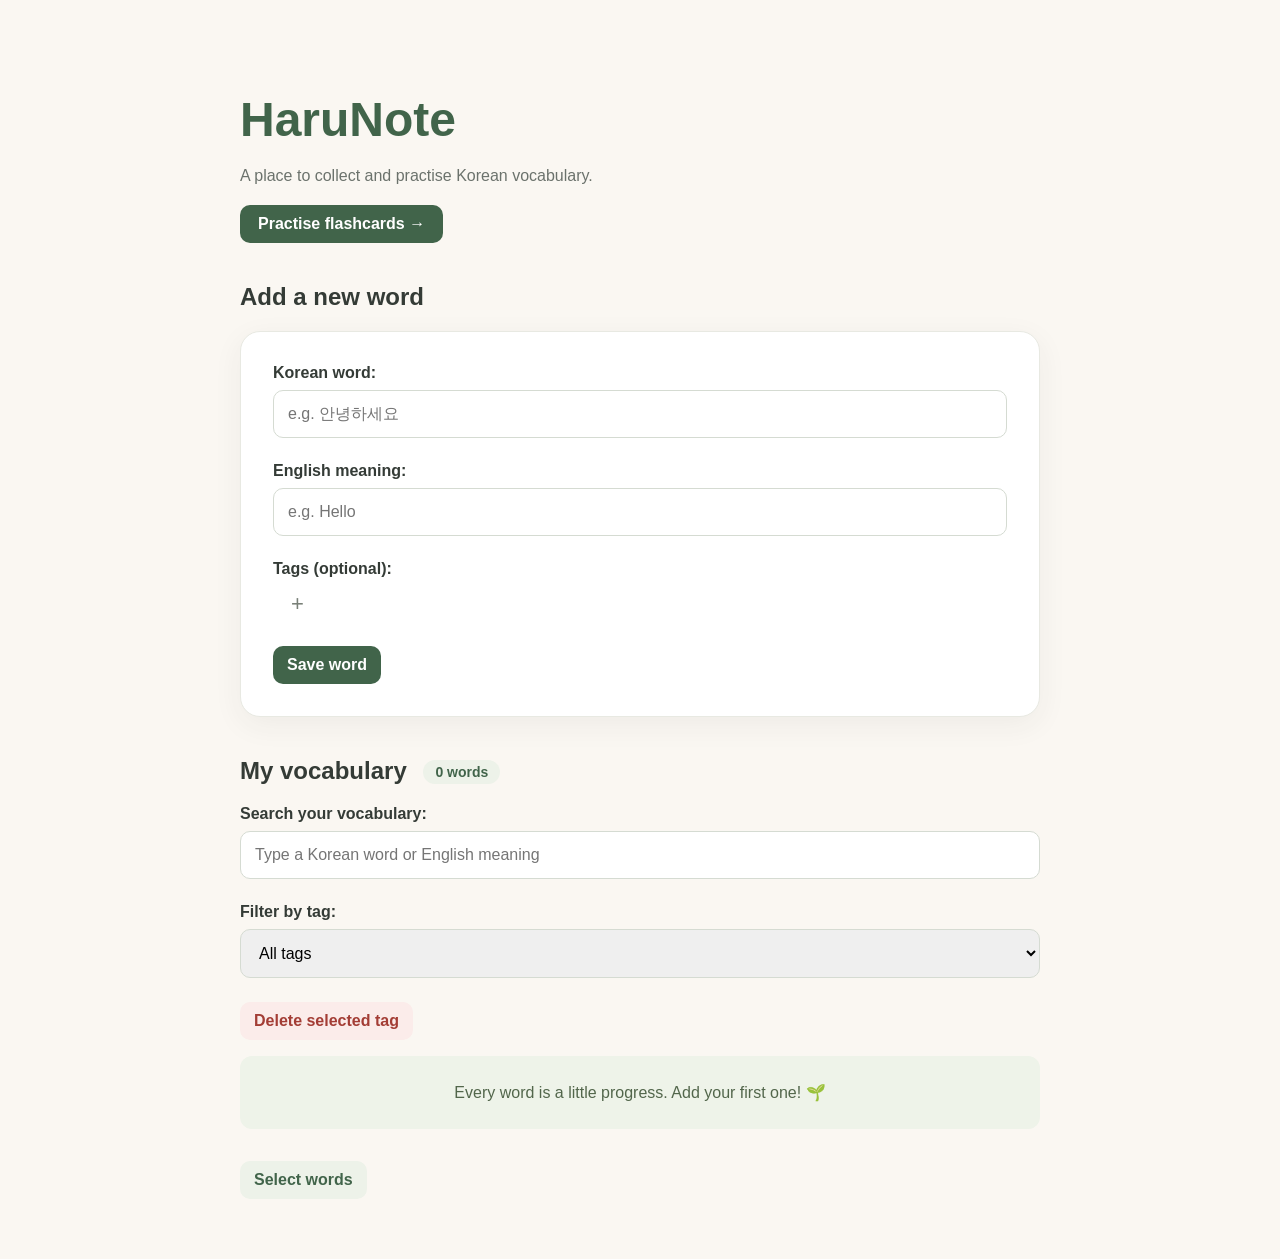
<file: index.html>
<!DOCTYPE html>
<html lang="en">
<head>
    <meta charset="UTF-8">
    <meta name="viewport" content="width=device-width, initial-scale=1.0">
    <title>HaruNote</title>
    <link rel="stylesheet" href="style.css">
</head>
<body>
    <h1>HaruNote</h1>
    <p>A place to collect and practise Korean vocabulary.</p>

    <a href="flashcards.html" class = "nav-link"> 
        Practise flashcards →
    </a> 

    <h2>Add a new word</h2>

    <form id="vocabulary-form">
        <label for="korean-word">Korean word:</label>
        <input
            type="text"
            id="korean-word"
            name="korean"
            placeholder="e.g. 안녕하세요"
            required
        >
        <label for="english-meaning">English meaning:</label>
        <input
            type="text"
            id="english-meaning"
            name="meaning"
            placeholder="e.g. Hello"
            required
        >

        <label for="add-tag"> Tags (optional):</label>
       
        <div class = "tag-picker">
            <div id="selected-tags" class = "tag-list"></div>

            <button
                type = "button"
                id = "add-tag"
                aria-label = "Add a tag"
                aria-expanded= "false"
                aria-controls="tag-popover"
            >+</button>
            
            <div id="tag-popover" hidden>
                <input
                    type = "text"
                    id="tag-search"
                    placeholder="Find or create a tag"
                    aria-label="Find or create a tag"
                    autocomplete="off"
                    aria-controls="tag-options"
                >
                <div id = "tag-options"></div>
            </div>
        </div>

        <input type="hidden" id="word-tags" name="tags">

        <button type="submit">Save word</button>

        <button type ="button" id = "cancel-edit" hidden>
            Cancel editing
        </button>
    </form>

    <section>
        <h2> 
            My vocabulary
            <span id="word-count" aria-live="polite"></span>
        </h2>

        <label for="search-input"> Search your vocabulary:</label>
        <input
            type="search"
            id="search-input"
            placeholder="Type a Korean word or English meaning"
        >

        <label for="tag-filter">Filter by tag:</label>
        <select id="tag-filter">
            <option value="">All tags</option>
        </select>

        <button type="button" id="delete-tag" class="delete-button">
            Delete selected tag
        </button>

        <p id= "empty-message">
            Every word is a little progress. Add your first one! 🌱
        </p>

        <ul id="word-list"></ul>

        <button type = "button" id = "toggle-selection" class = "edit-button" aria-expanded="false" aria-controls="selection-controls">
            Select words
        </button>

        <div id = "selection-controls" class = "selection-toolbar" hidden>
            <span id = "selection-count" role = "status">
                0 words selected
            </span>

            <button type = "button" id = "select-visible" class = "edit-button" disabled>
                Select All
            </button>

            <button type = "button" id = "clear-selection" class = "edit-button" disabled>
                Clear
            </button>

            <button type = "button" id = "practice-selected" disabled>
                Practise selected
            </button>
        </div>

        <p id ="no-results" hidden>
            No matching words. Try another search.
        </p>

    </section>
    <script src ="script.js"></script>

</body>
</html>
</file>
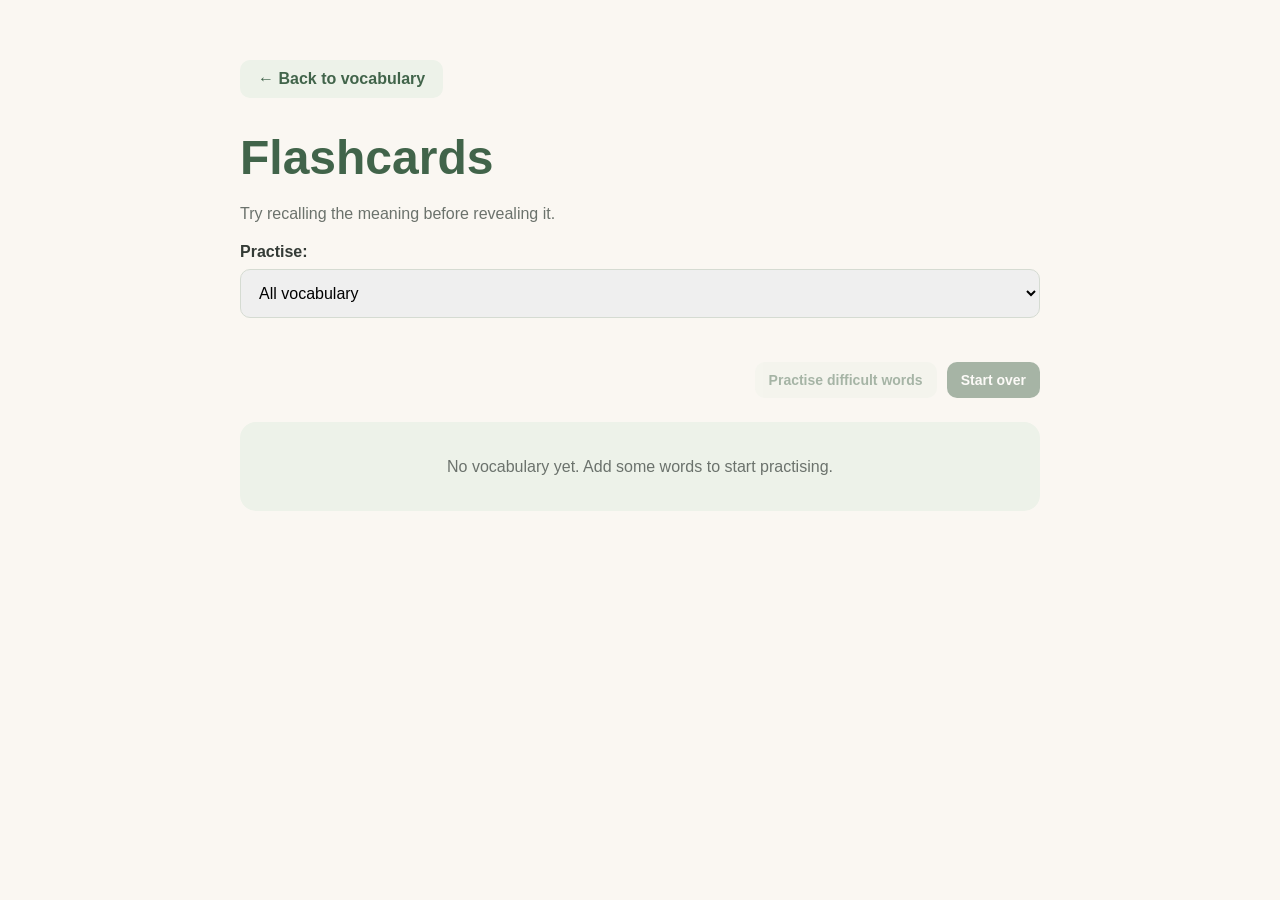
<file: flashcards.html>
<!DOCTYPE html>
<html lang="en">
<head>
    <meta charset="UTF-8">
    <meta name="viewport" content="width=device-width, initial-scale=1.0">
    <title>Flashcards | HaruNote</title>
    <link rel="stylesheet" href="style.css">
</head>

<body>
    <a href="index.html" class="nav-link back-link">
        ← Back to vocabulary
    </a>
    
    <h1>Flashcards</h1>
    <p>Try recalling the meaning before revealing it. </p>

    <label for="review-tag">Practise:</label>
    <select id="review-tag">
        <option value="">All vocabulary</option>
    </select>

    <p id="review-progress"></p>
    <p id="review-stats" role="status"></p>
    <div id="review-complete" role="status" hidden>
        <div class="completion-mark" aria-hidden="true">
            ✓
        </div>

        <h2>Round complete!</h2>

        <p>
            A little progress, one word at a time.<br>
            Review the difficult words or start a fresh round.
        </p>
    </div>

    <div class="review-toolbar">
        <button type="button" id="retry-cards" class="edit-button" disabled>
            Practise difficult words
        </button>

        <button type="button" id="restart-review" class="edit-button">
            Start over
        </button>
    </div>

    <section id="flashcard-panel" class="review-card" hidden>
        <p class="review-label"> What does this word mean?</p>

        <h2 id="flashcard-korean" lang="ko"></h2>
        <p id="flashcard-meaning" hidden> </p>
        <div class= "review-actions">
            <button type = "button" id="reveal-answer">
                Show meaning
            </button>

            <button type="button" id="shuffle-cards" class="edit-button">
                Shuffle
            </button>

            <button type="button" id="speak-card" class="edit-button">
                🔊Listen
            </button>

            <button type = "button" id="next-card" class="edit-button">
                Next word →
            </button>

        </div>

        <div id = "rating-panel" hidden>
            <p> Did you remember this word?</p>

            <div class="review-actions">
                <button type = "button" id = "remembered-card"
                    aria-label="Remembered" title = "Remembered">
                    ✓
                </button>

                <button type ="button" id = "again-card" class="edit-button"
                    aria-label="Practise again" title = "Practise again">
                    X
                </button>
            </div> 
        </div>

        <p id="speech-status" role="status"></p>
    </section>

    <p id="review-empty" hidden>
        No vocabulary yet. Add some words to start practising.
    </p>

    <script src="flashcards.js"></script>
</body>
</html>
</file>
<file: style.css>
body{
    font-family: "Segoe UI", Arial, sans-serif;
    background: #faf7f2;
    color: #343b36;
    max-width: 800px;
    margin: 0 auto;
    padding: 60px 24px;
}

h1{
    color: #41644a;
    font-size: 48px;
    margin-bottom: 12px;
}

p{
    color: #6b726c;
    line-height: 1.6;
}

h2{
    font-size: 24px;
    margin-top: 40px;
}

form{
    background: #ffffff;
    padding: 32px;
    border: 1px solid #e8e9e2;
    border-radius: 20px;
    box-shadow: 0 8px 30px rgba(52,59,54,0.06);
}

label{
    display: block;
    font-weight: 600;
    margin-bottom: 8px;
}

input, select{
    box-sizing: border-box;
    width: 100%;
    padding: 14px;
    margin-bottom: 24px;
    border: 1px solid #d5dbd2;
    border-radius: 10px;
    font: inherit;
}

input:focus-visible{
    outline: 3px solid #b9d3af;
    outline-offset: 2px;
    border-color: #41644a;
}

button{
    background: #41644a;
    color: #ffffff;
    padding: 10px 14px;
    border: none;
    border-radius: 10px;
    font: inherit;
    font-weight: 600;
    cursor: pointer;
}

button:hover {
    background: #315039;
}

button:focus-visible{
    outline: 3px solid #41644a;
    outline-offset: 3px;
}

#word-list {
    list-style: none;
    padding: 0;
    display: grid;
    gap: 16px;
}

#word-list li{
    background: #ffffff;
    padding: 20px 24px;
    border: 1px solid #e7e9e2;
    border-left: 4px solid #41644a;
    border-radius: 12px;
    box-shadow: 0 4px 16px rgba(52, 59, 54, 0.04);
    font-size: 18px;
    overflow-wrap: anywhere;
}

#empty-message {
    background: #eef3e9;
    color: #52664b;
    padding: 24px;
    border-radius: 12px;
    text-align: center;
}

#word-list li{
    display : flex;
    justify-content: space-between;
    align-items: center;
    gap:16px;
}

#word-list li span{
    min-width: 0;
}

.delete-button{
    background: #fbecea;
    color: #a33d35;
}

.delete-button:hover{
    background: #f5d5d1;
}

#word-list li[hidden]{
    display: none;
}

.word-content{
    flex:1;
    min-width: 0;
}

.word-actions{
    display: flex;
    gap: 8px;
    flex-shrink: 0;
}

.word-actions button{
    padding: 6px 12px;
    font-size: 13px;
    border-radius: 8px;
}

.edit-button{
    background: #edf2e9;
    color: #41644a
}

.edit-button:hover{
    background: #dce8d5;
}

#cancel-edit{
    background: #edf2e9;
    color: #41644a;
    margin-left: 8px;
}

#cancel-edit:hover{
    background: #dce8d5
}

#word-count {
    display: inline-block;
    background: #edf2e9;
    color: #41644a;
    padding: 4px 12px;
    margin-left: 10px;
    border-radius: 999px;
    font-size: 14px;
    font-weight: 600;
    vertical-align: middle;
}

.tag-list{
    display: flex;
    flex-wrap: wrap;
    gap: 6px;
    margin-top: 10px;
}

.tag{
    background: #edf2e9;
    color: #41644a;
    padding: 3px 10px;
    border-radius: 999px;  
    font-size: 12px;
    font-weight: 600;
}

.remove-tag{
    background: transparent;
    color: inherit;
    padding: 0 4px;
    margin-left: 4px;
    font-size:14px;
}

.remove-tag:hover{
    background: #dce8d5;
}

.tag-picker{
    position: relative;
    display: flex;
    align-items: center;
    flex-wrap: wrap;
    gap: 8px;
    min-height: 36px;
    margin-bottom: 24px;
}

#selected-tags{
    margin-top:0;
}

#add-tag{
    background: transparent;
    color: #798078;
    padding: 2px 10px;
    border-radius: 6px;
    font-size: 22px;
    font-weight: 400;
}

#add-tag:hover{
    background: #edf2e9;
    color: #41644a;
}

#tag-popover{
    position: absolute;
    top: calc(100% + 8px);
    left: 0;
    z-index: 10;
    box-sizing: border-box;
    width: min(320px, 100%);
    padding: 12px;
    background: #ffffff;
    border: 1px solid #e7e9e2;
    border-radius: 12px;
    box-shadow: 0 8px 24px rgba(52, 59, 54, 0.12);
}

#tag-search{
    padding: 10px;
    margin-bottom: 0;
}

#tag-options {
    margin-top: 8px;
    max-height: 200px;
    overflow-y: auto;
}

.tag-option {
    display: block;
    width: 100%;
    background: transparent;
    color: #343b36;
    padding: 8px 10px;
    text-align: left;
    font-size: 14px;
    font-weight: 400;
}

.tag-option:hover {
    background: #edf2e9;
}

.nav-link{
    display: inline-flex;
    align-items: center;
    padding: 10px 18px;
    background: #41644a;
    color: #ffffff;
    border-radius: 10px;
    text-decoration: none;
    font-weight: 600;
}

.nav-link:hover{
    background: #315039;
}

.nav-link:focus-visible{
    outline: 3px solid #41644a;
    outline-offset: 3px;
}

.back-link{
    background: #edf2e9;
    color: #41644a;
}

.back-link:hover{
    background: #dce8d5;
}

.review-card{
    background:#ffffff;
    border: 1px solid #e7e9e2;
    border-radius: 24px;
    padding: clamp(24px, 5vw, 48px);
    text-align: center;
    box-shadow: 0 12px 36px rgba(52, 59, 54, 0.07)
}

.review-label{
    font-size: 12px;
    font-weight: 600;
    letter-spacing: 2px;
}

#flashcard-korean{
    font-size: clamp(36px, 8vw, 64px);
    margin: 28px 0;
    overflow-wrap: anywhere;
}

#flashcard-meaning{
    color: #41644a;
    font-size: 24px;
    overflow-wrap: anywhere;
}

.review-actions{
    display: flex;
    justify-content: center;
    flex-wrap: wrap;
    gap: 12px;
    margin-top: 32px;
}

#review-progress {
    color: #6b726c;
    font-size: 14px;
}

#review-empty {
    padding: 32px;
    background: #edf2e9;
    border-radius: 16px;
    text-align: center;
}

#review-stats{
    background: #edf2e9;
    color: #41644a;
    padding: 12px 16px;
    border-radius: 12px;
    font-size: 14px;
}


.review-toolbar{
    display: flex;
    justify-content: flex-end;
    flex-wrap: wrap;
    gap:10px;
    margin: 20px 0 24px;
}

.review-toolbar button{
    padding: 10px 14px;
    font-size: 14px;
}

.review-toolbar button:disabled{
    opacity: 0.45;
    cursor: not-allowed;
}

#review-complete{
    background: #ffffff;
    border: 1px solid #e1e7dc;
    border-radius: 24px;
    padding: 40px 24px;
    margin-top: 24px;
    text-align: center;
    box-shadow: 0 12px 32px rgba(52,29,54,0.06);
}

.completion-mark{
    display:grid;
    place-items: center;
    width: 64px;
    height: 64px;
    margin: 0 auto;
    background: #edf2e9;
    color: #41644a;
    border-radius: 50%;
    font-size: 30px;
}

#review-complete h2{
    margin: 20px 0 10px;
    color: #343b36;
    font-size: 28px;
}

#review-complete p{
    max-width: 380px;
    margin: 0 auto;
    color: #6b726c;
    font-size: 16px;
}

#review-toolbar{
    justify-content: center;
    margin: 20px 0 28px;
}

#restart-review{
    background: #41644a;
    color: #ffffff;
}

#restart-review:hover{
    background: #315039;
}

.selection-toolbar{
    display: flex;
    align-items: center;
    flex-wrap: wrap;
    gap: 10px;
    padding: 16px;
    margin: 16px 0;
    background: #ffffff;
    border: 1px solid #e7e9e2;
    border-radius: 8px;
}

#selection-count{
    flex: 1;
    min-width: 140px;
    color: #6b726c;
    font-size: 14px;
}

.selection-toolbar button{
    padding: 8px 12px;
    font-size: 14px;
}

.selection-toolbar button:disabled{
    opacity: 0.45;
    cursor: not-allowed;
}

.word-main{
    display: flex;
    align-items: center;
    gap: 12px;
    flex: 1;
    min-width: 0;
}

.word-checkbox{
    width: 18px;
    height: 18px;
    padding: 0;
    margin: 0;
    flex-shrink: 0;
    accent-color: #41644a;
}

.selection-toolbar[hidden]{
    display: none;
}
@media (max-width: 600px){
    body{
        padding: 32px 16px;
    }

    h1{
        font-size: 36px;
    }

    form{
        padding: 24px;
    }
    
    #word-list li{
        flex-direction: column;
        align-items: stretch;
    }

    .word-actions{
        justify-content: flex-end;
    }

    #vocabulary-form > button{
        width: 100%;
    }

    #cancel-edit{
        margin-left: 0;
        margin-top: 8px;
    }
}
</file>
